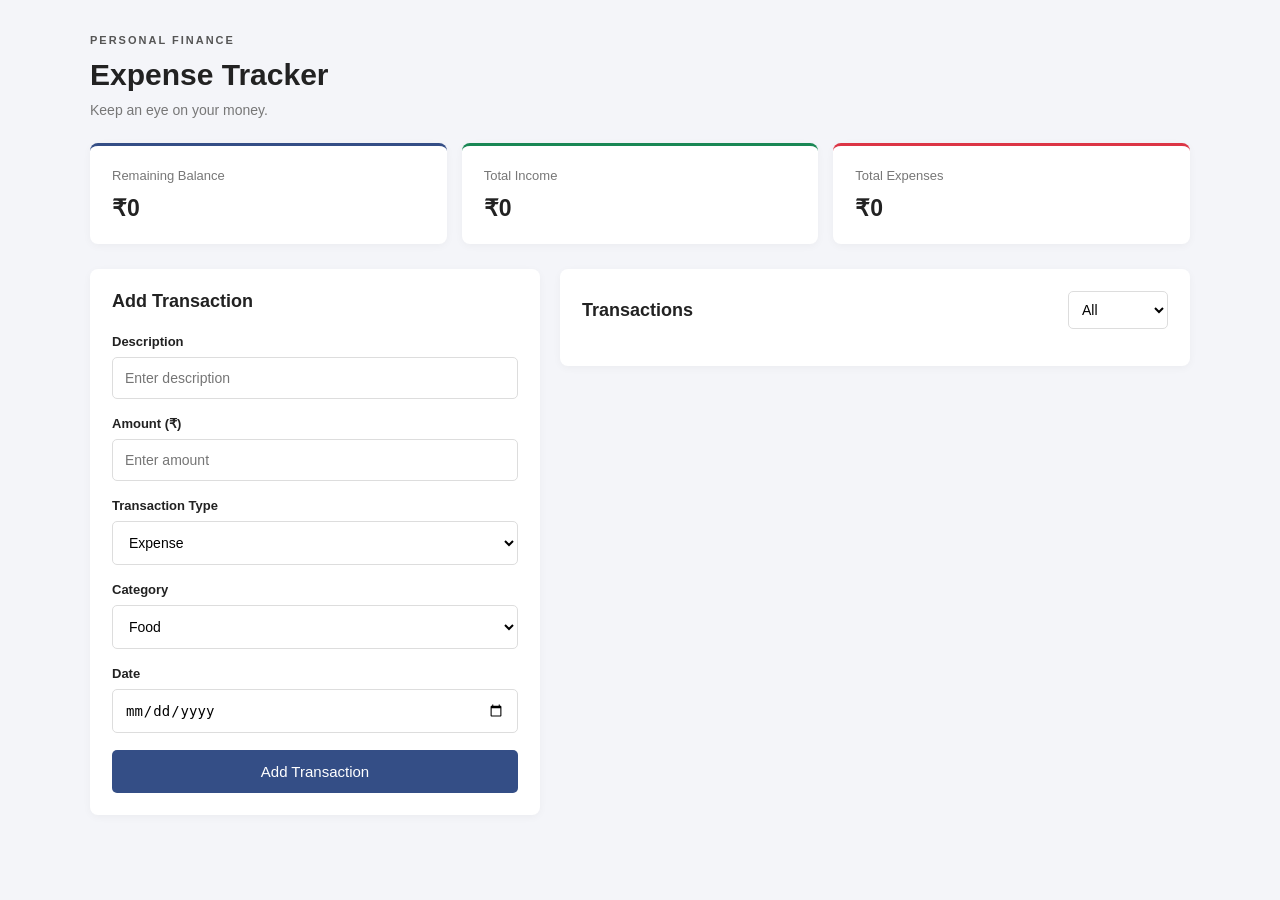
<file: index.html>
<!DOCTYPE html>
<html lang="en">
<head>
    <meta charset="UTF-8">
    <meta name="viewport" content="width=device-width, initial-scale=1.0">
    <link rel="stylesheet" href="project.css">
    <title>Expense Tracker</title>
</head>
<body>
    
   
    
        <!-- Main Container -->
        <div class="container">
    
            <!-- ================= HEADER ================= -->
    
            <header class="header">
    
                <small>PERSONAL FINANCE</small>
    
                <h1>Expense Tracker</h1>
    
                <p>Keep an eye on your money.</p>
    
            </header>
    
    
            <!-- ================= DASHBOARD ================= -->
    
            <section class="summary">
    
                <!-- Balance Card -->
                <div class="card balance-card">
    
                    <p>Remaining Balance</p>
    
                    <h2 id="balance">₹0.00</h2>
    
                </div>
    
    
                <!-- Income Card -->
                <div class="card income-card">
    
                    <p>Total Income</p>
    
                    <h2 id="income">₹0.00</h2>
    
                </div>
    
    
                <!-- Expense Card -->
                <div class="card expense-card">
    
                    <p>Total Expenses</p>
    
                    <h2 id="expenses">₹0.00</h2>
    
                </div>
    
            </section>
    
    
            <!-- ================= MAIN CONTENT ================= -->
    
            <main class="main">
    
    
                <!-- LEFT SECTION: ADD TRANSACTION -->
    
                <section class="form-box">
    
                    <h3>Add Transaction</h3>
    
                    <!-- Transaction Form -->
                    <form id="transactionForm">
    
    
                        <!-- Description -->
                        <div class="form-group">
    
                            <label for="description">
                                Description
                            </label>
    
                            <input
                                type="text"
                                id="description"
                                placeholder="Enter description"
                                required
                            >
    
                        </div>
    
    
                        <!-- Amount -->
                        <div class="form-group">
    
                            <label for="amount">
                                Amount (₹)
                            </label>
    
                            <input
                                type="number"
                                id="amount"
                                placeholder="Enter amount"
                                min="0.01"
                                step="0.01"
                                required
                            >
    
                        </div>
    
    
                        <!-- Transaction Type -->
                        <div class="form-group">
    
                            <label for="type">
                                Transaction Type
                            </label>
    
                            <select id="type">
    
                                <option value="expense">
                                    Expense
                                </option>
    
                                <option value="income">
                                    Income
                                </option>
    
                            </select>
    
                        </div>
    
    
                        <!-- Category -->
                        <div class="form-group">
    
                            <label for="category">
                                Category
                            </label>
    
                            <select id="category">
    
                                <option value="Food">Food</option>
    
                                <option value="Travel">Travel</option>
    
                                <option value="Shopping">Shopping</option>
    
                                <option value="Salary">Salary</option>
    
                                <option value="Education">Education</option>
    
                                <option value="Entertainment">
                                    Entertainment
                                </option>
    
                                <option value="Other">Other</option>
    
                            </select>
    
                        </div>
    
    
                        <!-- Date -->
                        <div class="form-group">
    
                            <label for="date">
                                Date
                            </label>
    
                            <input
                                type="date"
                                id="date"
                                required
                            >
    
                        </div>
    
    
                        <!-- Submit Button -->
                        <button type="submit" class="add-btn">
    
                            Add Transaction
    
                        </button>
    
                    </form>
    
                </section>
    
    
                <!-- RIGHT SECTION: TRANSACTION HISTORY -->
    
                <section class="transactions-box">
    
                    <!-- Transaction Header -->
                    <div class="transaction-header">
    
                        <h3>Transactions</h3>
    
                        <!-- Transaction Filter -->
                        <select id="filter">
    
                            <option value="all">All</option>
    
                            <option value="income">Income</option>
    
                            <option value="expense">Expense</option>
    
                        </select>
    
                    </div>
    
    
                    <!-- Transaction List -->
                    <div id="transactionList">
    
                        <!--
                            Transactions will be added dynamically
                            using JavaScript.
                        -->
    
                    </div>
    
                </section>
    
    
            </main>
    
        </div>
   
    

    <script src="project.js"></script>
</body>
</html>
</file>
<file: project.css>
* {
    margin: 0;
    padding: 0;
    box-sizing: border-box;
}

body {
    font-family: Arial, sans-serif;
    background-color: #f4f5f9;
    color: #222;
    padding: 30px 20px;
}

.container {
    max-width: 1100px;
    margin: auto;
}

.header {
    margin-bottom: 25px;
}

.header small {
    color: #555;
    font-size: 11px;
    letter-spacing: 2px;
    font-weight: bold;
}

.header h1 {
    font-size: 30px;
    margin: 10px 0;
}

.header p {
    color: #777;
    font-size: 14px;
}

.summary {
    display: grid;
    grid-template-columns: repeat(3, 1fr);
    gap: 15px;
    margin-bottom: 25px;
}

.card {
    background-color: white;
    padding: 22px;
    border-radius: 8px;
    box-shadow: 0 2px 8px rgba(0, 0, 0, 0.04);
}

.card p {
    color: #777;
    font-size: 13px;
    margin-bottom: 12px;
}

.card h2 {
    font-size: 23px;
}

.balance-card {
    border-top: 3px solid #344e86;
}

.income-card {
    border-top: 3px solid #198754;
}

.expense-card {
    border-top: 3px solid #dc3545;
}

.main {
    display: grid;
    grid-template-columns: 1fr 1.4fr;
    gap: 20px;
    align-items: start;
}

.form-box,
.transactions-box {
    background-color: white;
    padding: 22px;
    border-radius: 8px;
    box-shadow: 0 2px 8px rgba(0, 0, 0, 0.04);
}

h3 {
    font-size: 18px;
    margin-bottom: 22px;
}

.form-group {
    margin-bottom: 17px;
}

label {
    display: block;
    font-size: 13px;
    font-weight: bold;
    margin-bottom: 8px;
}

input,
select {
    width: 100%;
    padding: 12px;
    border: 1px solid #ddd;
    border-radius: 5px;
    outline: none;
    font-size: 14px;
    background-color: white;
}

input:focus,
select:focus {
    border-color: #344e86;
}

button {
    cursor: pointer;
    border: none;
}

.add-btn {
    width: 100%;
    padding: 13px;
    background-color: #344e86;
    color: white;
    border-radius: 5px;
    font-size: 15px;
    transition: 0.3s;
}

.add-btn:hover {
    background-color: #263d70;
}

.transaction-header {
    display: flex;
    justify-content: space-between;
    align-items: center;
    gap: 10px;
}

.transaction-header h3 {
    margin-bottom: 15px;
}

#filter {
    width: 100px;
    padding: 9px;
    margin-bottom: 15px;
}

#transactionList {
    width: 100%;
}

.transaction {
    display: flex;
    justify-content: space-between;
    align-items: center;
    padding: 17px 0;
    border-bottom: 1px solid #eee;
    gap: 10px;
}

.transaction-info {
    min-width: 0;
    overflow-wrap: anywhere;
}

.transaction-info h4 {
    font-size: 14px;
    margin-bottom: 7px;
}

.transaction-info p {
    color: #888;
    font-size: 12px;
}

.transaction-right {
    display: flex;
    align-items: center;
    gap: 12px;
    flex-shrink: 0;
}

.amount {
    font-size: 13px;
    font-weight: bold;
    white-space: nowrap;
}

.income {
    color: #198754;
}

.expense {
    color: #dc3545;
}

.delete-btn {
    background-color: #fff5f5;
    color: #dc3545;
    padding: 7px 10px;
    border-radius: 4px;
    transition: 0.3s;
}

.delete-btn:hover {
    background-color: #dc3545;
    color: white;
}

.empty-message {
    text-align: center;
    color: #888;
    font-size: 14px;
    padding: 25px 10px;
}

@media (max-width: 768px) {
    .summary {
        grid-template-columns: 1fr;
    }

    .main {
        grid-template-columns: 1fr;
    }

    .header h1 {
        font-size: 25px;
    }
}

@media (max-width: 480px) {
    body {
        padding: 20px 12px;
    }

    .form-box,
    .transactions-box {
        padding: 16px;
    }

    .card {
        padding: 18px;
    }

    .card h2 {
        font-size: 21px;
    }

    .transaction {
        align-items: flex-start;
    }

    .transaction-right {
        gap: 7px;
    }

    .amount {
        font-size: 12px;
    }

    .delete-btn {
        padding: 6px 8px;
        font-size: 12px;
    }
}

@media (max-width: 350px) {
    .transaction {
        flex-direction: column;
        gap: 12px;
    }

    .transaction-right {
        width: 100%;
        justify-content: space-between;
    }

    .transaction-header {
        flex-wrap: wrap;
    }

    #filter {
        width: 100%;
    }
}
</file>
